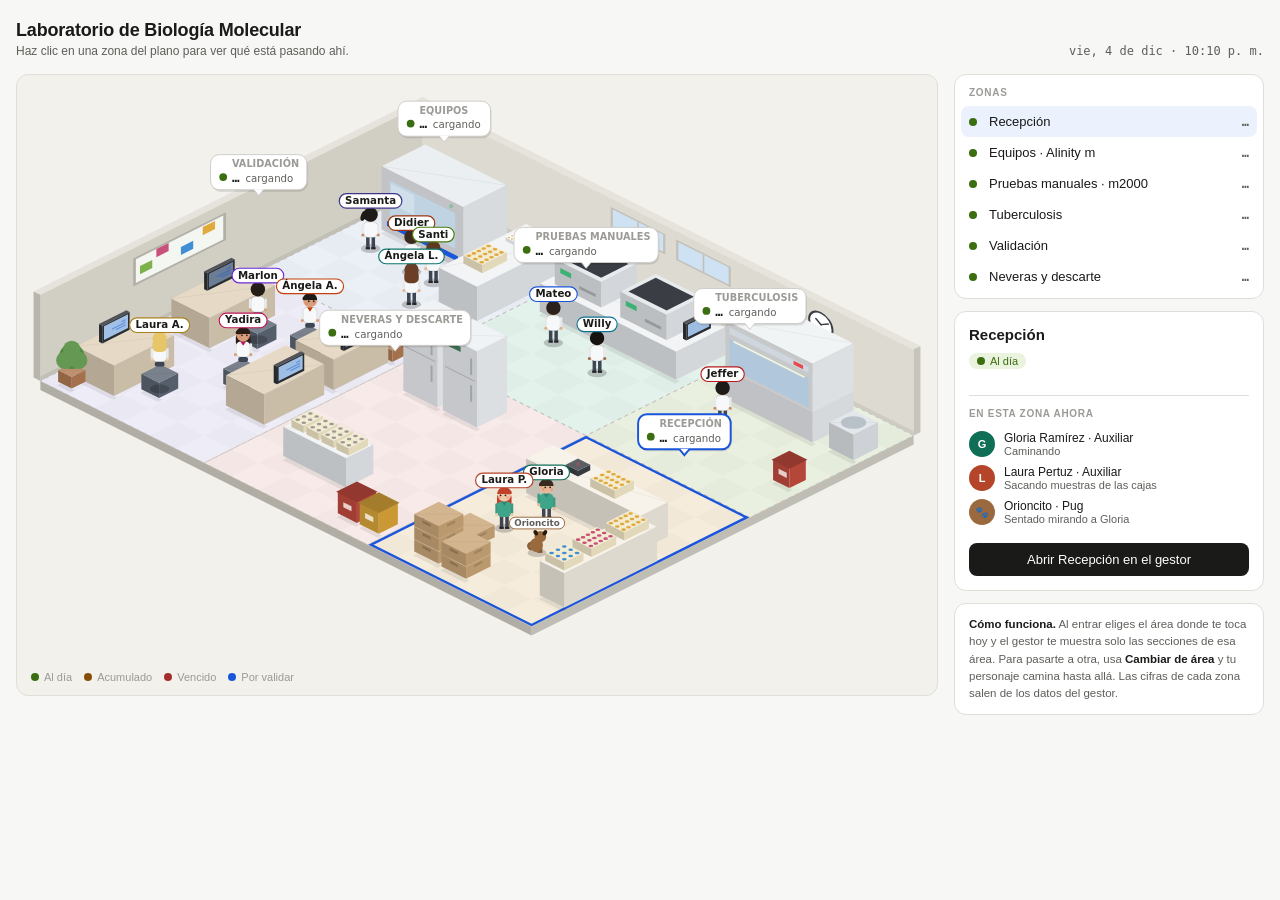
<file: vista-lab.html>
<!doctype html><html lang="es"><head><meta charset="utf-8"><meta name="viewport" content="width=device-width,initial-scale=1"><title>Vista del laboratorio</title>
<script>document.documentElement.setAttribute("data-theme","light")</script>
<style>
/* Layout: plano isométrico del laboratorio a la izquierda, panel de zonas a la derecha (se apila en celular).
   Colores tomados del gestor BioMol Lab para que la vista se pueda integrar sin choques. */
:root{
  --bg:#F7F7F5; --surface:#FFFFFF; --bg2:#EFEFED; --border:#E0DED8; --border2:#CECDCA;
  --text:#1A1A18; --text2:#5F5E5A; --text3:#9B9A96;
  --accent:#1A56DB; --accent-bg:#EBF1FD;
  --green:#3B6D11; --green-bg:#EAF3DE;
  --yellow:#854F0B; --yellow-bg:#FAEEDA;
  --red:#A32D2D; --red-bg:#FCEBEB;
  --purple:#3C3489; --purple-bg:#EEEDFE;
  --teal:#0F6E56; --teal-bg:#E1F5EE;
  --scene:#F2F1EC; --floor:#E9E7E0; --wall:#DDDAD1; --wall2:#D1CEC4;
  --font:'Inter',-apple-system,BlinkMacSystemFont,'Segoe UI',sans-serif;
  --mono:'JetBrains Mono','Fira Code',ui-monospace,monospace;
  --radius:8px; --radius-lg:12px;
}
@media (prefers-color-scheme: dark){
  :root:not([data-theme="light"]){
    --bg:#141413; --surface:#1D1D1B; --bg2:#262624; --border:#33322E; --border2:#45443F;
    --text:#EDECE8; --text2:#ADACA6; --text3:#77766F;
    --accent:#7AA2FF; --accent-bg:#1C2741;
    --green:#94C964; --green-bg:#1E2A15;
    --yellow:#E8B25C; --yellow-bg:#33280F;
    --red:#F08C8C; --red-bg:#3A1C1C;
    --purple:#B4AEF6; --purple-bg:#25233F;
    --teal:#62CDB1; --teal-bg:#122F29;
    --scene:#181816; --floor:#2B2A27; --wall:#3A3934; --wall2:#32312D;
    color-scheme:dark;
  }
}
:root[data-theme="dark"]{
  --bg:#141413; --surface:#1D1D1B; --bg2:#262624; --border:#33322E; --border2:#45443F;
  --text:#EDECE8; --text2:#ADACA6; --text3:#77766F;
  --accent:#7AA2FF; --accent-bg:#1C2741;
  --green:#94C964; --green-bg:#1E2A15;
  --yellow:#E8B25C; --yellow-bg:#33280F;
  --red:#F08C8C; --red-bg:#3A1C1C;
  --purple:#B4AEF6; --purple-bg:#25233F;
  --teal:#62CDB1; --teal-bg:#122F29;
  --scene:#181816; --floor:#2B2A27; --wall:#3A3934; --wall2:#32312D;
  color-scheme:dark;
}
*{box-sizing:border-box}
body{background:var(--bg);color:var(--text);font-family:var(--font);font-size:13px;margin:0}
.wrap{max-width:1320px;margin:0 auto;padding-block:20px 28px;padding-inline:16px;display:grid;grid-template-columns:minmax(0,1fr) 310px;gap:16px;align-items:start}
@media (max-width:920px){.wrap{grid-template-columns:minmax(0,1fr)}}

.head{grid-column:1/-1;display:flex;align-items:flex-end;justify-content:space-between;gap:12px;flex-wrap:wrap}
.head h1{font-size:18px;font-weight:600;margin:0;letter-spacing:-.01em;text-wrap:balance}
.head .sub{font-size:12px;color:var(--text2);margin-top:3px}
.head-right{display:flex;align-items:center;gap:8px;flex-wrap:wrap}
.chip{font-size:11px;font-weight:500;padding:3px 9px;border-radius:999px;border:1px solid var(--border2);color:var(--text2);background:var(--surface);white-space:nowrap}
.chip.sample{border-style:dashed}
.clock{font-family:var(--mono);font-size:12px;color:var(--text2);font-variant-numeric:tabular-nums}

.stage{position:relative;background:var(--scene);border:1px solid var(--border);border-radius:var(--radius-lg);overflow:hidden;min-width:0}
.stage canvas{display:block;width:100%;height:auto;touch-action:manipulation}
.stage-foot{display:flex;gap:12px;flex-wrap:wrap;font-size:11px;color:var(--text3);padding:0 14px 12px}
.stage-foot span{display:inline-flex;align-items:center;gap:5px}
.dot{width:8px;height:8px;border-radius:50%;display:inline-block;flex:none}
.dot.ok{background:var(--green)} .dot.warn{background:var(--yellow)} .dot.crit{background:var(--red)} .dot.info{background:var(--accent)}

.panel{display:flex;flex-direction:column;gap:12px;min-width:0}
.card{background:var(--surface);border:1px solid var(--border);border-radius:var(--radius-lg)}
.card-h{padding:12px 14px 8px;font-size:10px;font-weight:600;color:var(--text3);text-transform:uppercase;letter-spacing:.07em}
.zlist{display:flex;flex-direction:column;padding:0 6px 6px}
.zrow{all:unset;box-sizing:border-box;display:grid;grid-template-columns:10px minmax(0,1fr) auto;align-items:center;gap:10px;padding:8px 8px;border-radius:var(--radius);cursor:pointer}
.zrow:hover{background:var(--bg2)}
.zrow:focus-visible{outline:2px solid var(--accent);outline-offset:-2px}
.zrow.sel{background:var(--accent-bg)}
.zrow .zn{font-size:13px;font-weight:500;color:var(--text);white-space:nowrap;overflow:hidden;text-overflow:ellipsis}
.zrow .zv{font-family:var(--mono);font-size:12px;font-weight:600;color:var(--text2);font-variant-numeric:tabular-nums}

.detail{padding:14px}
.detail h2{font-size:15px;font-weight:600;margin:0 0 2px}
.detail .sect{font-size:11px;color:var(--text3)}
.pill{display:inline-flex;align-items:center;gap:5px;font-size:11px;font-weight:500;padding:2px 8px;border-radius:999px;margin-top:8px}
.pill.ok{background:var(--green-bg);color:var(--green)} .pill.warn{background:var(--yellow-bg);color:var(--yellow)}
.pill.crit{background:var(--red-bg);color:var(--red)} .pill.info{background:var(--accent-bg);color:var(--accent)}
.metrics{margin:12px 0 0;padding:0;display:grid;grid-template-columns:minmax(0,1fr) auto;gap:7px 12px}
.metrics dt{color:var(--text2);font-size:12px}
.metrics dd{margin:0;font-family:var(--mono);font-size:12px;font-weight:600;text-align:right;font-variant-numeric:tabular-nums}
.people{margin-top:14px;padding-top:12px;border-top:1px solid var(--border)}
.people .lbl{font-size:10px;font-weight:600;color:var(--text3);text-transform:uppercase;letter-spacing:.07em;margin-bottom:8px}
.person{display:flex;align-items:center;gap:9px;padding:4px 0}
.av{width:26px;height:26px;border-radius:50%;display:grid;place-items:center;font-size:11px;font-weight:600;color:#fff;flex:none}
.person .pn{font-size:12px;font-weight:500}
.person .pa{font-size:11px;color:var(--text2)}
.empty{font-size:12px;color:var(--text3);font-style:italic}
.go{margin-top:14px;width:100%;padding:9px 12px;border-radius:var(--radius);border:none;background:var(--text);color:var(--surface);font:500 13px var(--font);cursor:pointer}
.go:hover{opacity:.88}
.go:focus-visible{outline:2px solid var(--accent);outline-offset:2px}
.note{font-size:11.5px;line-height:1.5;color:var(--text2);padding:12px 14px}
.note b{color:var(--text);font-weight:600}
.go:disabled{opacity:.45;cursor:default}
.go2{margin-top:8px;width:100%;padding:8px 12px;border-radius:var(--radius);border:1px solid var(--border2);background:var(--surface);color:var(--text2);font:500 12.5px var(--font);cursor:pointer}
.go2:hover{background:var(--bg2);color:var(--text)}
.link{all:unset;display:block;margin-top:10px;font-size:11.5px;color:var(--text3);text-align:center;cursor:pointer;text-decoration:underline;text-underline-offset:2px}
.link:hover{color:var(--text2)}
.secs{margin:12px 0 0;padding:10px 0 0;border-top:1px solid var(--border);list-style:none;display:flex;flex-direction:column;gap:5px}
.secs .lbl{font-size:10px;font-weight:600;color:var(--text3);text-transform:uppercase;letter-spacing:.07em;margin-bottom:2px}
.secs li{font-size:12px;color:var(--text2);display:flex;gap:7px;align-items:center}
.secs li::before{content:'';width:5px;height:5px;border-radius:50%;background:var(--accent);flex:none}
.here{display:inline-block;font-size:10px;font-weight:600;color:var(--accent);background:var(--accent-bg);border-radius:999px;padding:1px 7px;margin-left:6px;vertical-align:2px}
.stage canvas{margin:0 auto}

.toast{position:fixed;left:50%;bottom:24px;transform:translateX(-50%) translateY(20px);background:var(--text);color:var(--surface);font-size:12.5px;padding:9px 14px;border-radius:var(--radius);opacity:0;transition:opacity .2s,transform .2s;pointer-events:none;max-width:calc(100% - 32px);text-align:center}
.toast.on{opacity:1;transform:translateX(-50%) translateY(0)}
@media (prefers-reduced-motion: reduce){.toast{transition:none}}
</style>

<div class="wrap">
  <header class="head">
    <div>
      <h1 id="titulo">Laboratorio de Biología Molecular</h1>
      <div class="sub" id="subtitulo">Haz clic en una zona del plano para ver qué está pasando ahí.</div>
    </div>
    <div class="head-right">
      <span class="clock" id="clock">—</span>
    </div>
  </header>

  <section class="stage" id="stage" aria-label="Plano isométrico del laboratorio">
    <canvas id="cv" role="img" aria-label="Plano del laboratorio con zonas de recepción, extracción, amplificación, tuberculosis, validación y neveras, y personas trabajando en cada una"></canvas>
    <div class="stage-foot">
      <span><i class="dot ok"></i>Al día</span>
      <span><i class="dot warn"></i>Acumulado</span>
      <span><i class="dot crit"></i>Vencido</span>
      <span><i class="dot info"></i>Por validar</span>
    </div>
  </section>

  <aside class="panel">
    <div class="card">
      <div class="card-h">Zonas</div>
      <div class="zlist" id="zlist"></div>
    </div>
    <div class="card detail" id="detail"></div>
    <div class="card note">
      <b>Cómo funciona.</b> Al entrar eliges el área donde te toca hoy y el gestor te muestra solo las secciones de esa área. Para pasarte a otra, usa <b>Cambiar de área</b> y tu personaje camina hasta allá. Las cifras de cada zona salen de los datos del gestor.</div>
  </aside>
</div>
<div class="toast" id="toast" role="status" aria-live="polite"></div>

<script>
(() => {
'use strict';
/* ---------- Geometría isométrica ---------- */
const W = 18, D = 14;           // tamaño del piso en baldosas
const TW = 56, TH = 28, ZU = 26; // ancho/alto de baldosa y unidad de altura en px
const WALL = 3.4;
const MARGIN = 24;
const OX = MARGIN + D * TW / 2;
const OY = 118;
const LW = (W + D) * TW / 2 + MARGIN * 2;
const LH = OY + (W + D) * TH / 2 + 46;

const P = (i, j, z = 0) => ({ x: OX + (i - j) * TW / 2, y: OY + (i + j) * TH / 2 - z * ZU });
const unproject = (x, y) => { const a = (x - OX) / (TW / 2), b = (y - OY) / (TH / 2); return { i: (a + b) / 2, j: (b - a) / 2 }; };

const cv = document.getElementById('cv');
const ctx = cv.getContext('2d');
const stage = document.getElementById('stage');
const reduce = matchMedia('(prefers-reduced-motion: reduce)').matches;

/* ---------- Colores del tema ---------- */
let T = {}, DARK = false;
function readTheme() {
  const cs = getComputedStyle(document.documentElement);
  ['bg','surface','border','border2','text','text2','text3','accent','accent-bg','green','green-bg','yellow','yellow-bg','red','red-bg','purple','purple-bg','teal','teal-bg','scene','floor','wall','wall2']
    .forEach(k => T[k] = cs.getPropertyValue('--' + k).trim());
  const c = hex(T.bg); DARK = (c[0] * .299 + c[1] * .587 + c[2] * .114) < 110;
}
function hex(h) { if (h.startsWith('rgb')) return h.match(/[\d.]+/g).slice(0, 3).map(Number); h = h.replace('#', ''); if (h.length === 3) h = h.split('').map(c => c + c).join(''); const n = parseInt(h, 16); return [n >> 16 & 255, n >> 8 & 255, n & 255]; }
function rgb(a) { return `rgb(${a.map(v => Math.round(Math.max(0, Math.min(255, v)))).join(',')})`; }
function mix(a, b, t) { const A = hex(a), B = hex(b); return rgb(A.map((v, k) => v + (B[k] - v) * t)); }
function shade(h, f) { const A = hex(h); return rgb(A.map(v => f < 0 ? v * (1 + f) : v + (255 - v) * f)); }
function toHex(c) { if (c[0] === '#') return c; const m = c.match(/\d+/g).map(Number); return '#' + m.slice(0, 3).map(v => v.toString(16).padStart(2, '0')).join(''); }
// Objetos del laboratorio: un poco más apagados en modo oscuro para que no deslumbren
const obj = h => DARK ? toHex(shade(h, -0.22)) : h;

/* ---------- Zonas (datos de ejemplo) ---------- */
const ZONES = [
  { id: 'recepcion', name: 'Recepción', seccion: 'Recepción', a: [12, 6, 18, 14], tint: 'yellow', st: 'warn', pin: '427', cap: 'por recibir', pz: 2.2, at: [16.6, 7.0],
    metrics: [['Escaneadas hoy', '182'], ['Pendientes por recibir', '427'], ['Sin ingreso', '6']] },
  { id: 'extraccion', name: 'Equipos · Alinity m', seccion: 'Reprocesos', a: [0, 0, 6, 6], tint: 'accent', st: 'ok', pin: '72/96', cap: 'matrícula #48', pz: 3.3, at: [1.8, 1.0],
    metrics: [['Matrícula en montaje', '#48 · VPH'], ['Posiciones ocupadas', '72 de 96'], ['Montadas hoy', '2']] },
  { id: 'amplificacion', name: 'Pruebas manuales · m2000', seccion: 'Matrículas', a: [6, 0, 12, 6], tint: 'teal', st: 'ok', pin: '38 min', cap: 'para terminar', pz: 3.2,
    metrics: [['Corrida actual', 'VIH carga viral'], ['Termina', '5:48 p. m.'], ['Reprocesos activos', '12']] },
  { id: 'tb', name: 'Tuberculosis', seccion: 'Corridas TB', a: [12, 0, 18, 6], tint: 'green', st: 'crit', pin: '2', cap: 'con más de 3 días', pz: 4.0,
    metrics: [['Esperando corrida', '9'], ['Más de 3 días hábiles', '2'], ['Última corrida', 'lun. 5 oct.']] },
  { id: 'validacion', name: 'Validación', seccion: 'Todas las muestras', a: [0, 6, 6, 14], tint: 'purple', st: 'info', pin: '86', cap: 'sin validar', pz: 3.3, at: [0.4, 6.4],
    metrics: [['Sin validar', '86'], ['Validadas hoy', '214'], ['Oportunidad VPH', '1,1 días háb.']] },
  { id: 'descarte', name: 'Neveras y descarte', seccion: 'Descarte', a: [6, 6, 12, 14], tint: 'red', st: 'ok', pin: '4', cap: 'gradillas a descarte', pz: 3.8,
    metrics: [['Gradillas para descartar', '4'], ['Muestras en nevera', '312'], ['Último descarte', 'vie. 2 oct.']] },
];
// Mientras el gestor carga, las cifras quedan en espera
ZONES.forEach(z => { z.pin = '…'; z.cap = 'cargando'; z.metrics = []; z.secciones = []; z.st = 'ok'; });
// Caminos de cada zona: desde el pasillo (j = 5,2) hasta el puesto de trabajo, esquivando muebles
const RUTAS = {
  recepcion:     [[12.5, 5.2], [12.5, 10.5], [15.2, 10.6]],
  extraccion:    [[3.0, 5.2], [3.0, 4.2]],
  amplificacion: [[9.0, 5.2], [9.0, 3.8]],
  tb:            [[14.8, 5.2], [14.8, 3.8]],
  validacion:    [[4.0, 5.2], [4.0, 10.0]],
  descarte:      [[10.5, 5.2], [10.5, 9.6]],
};
const PUERTA = [18.8, 5.2];
let CIERRE = null;   // {cerradas, total} — la puerta es el cierre de turno
const spotOf = id => RUTAS[id][RUTAS[id].length - 1];
const zoneAt = (i, j) => ZONES.find(z => i >= z.a[0] && i < z.a[2] && j >= z.a[1] && j < z.a[3]) || null;
const stColor = s => ({ ok: T.green, warn: T.yellow, crit: T.red, info: T.accent })[s];

/* ---------- Muebles y equipos ---------- */
const boxes = [];
function B(i, j, z, w, d, h, c, extra = {}) { const b = { i, j, z, w, d, h, c, ...extra }; b.depth = b.depth ?? (i + w / 2 + j + d / 2); boxes.push(b); return b; }
function on(parent, b, k = 1) { b.depth = parent.depth + 0.02 * k; return b; }

// Recepción
const counter = B(13, 8.2, 0, 4.2, 1, 1.35, '#EFE9DD', { top: '#F7F3EA' });
on(counter, B(14.15, 8.45, 1.35, .45, .45, .22, '#3A3D44', { led: '#E5484D' }), 1);
on(counter, B(15.2, 8.35, 1.35, .9, .7, .32, '#F3E9C9', { tubes: '#E0A93B' }), 2);
const side = B(17, 9.3, 0, .9, 3.4, 1.35, '#EFE9DD', { top: '#F7F3EA' });
on(side, B(17.1, 9.5, 1.35, .7, .9, .32, '#F3E9C9', { tubes: '#E0A93B' }), 1);
on(side, B(17.1, 10.7, 1.35, .7, .9, .32, '#F3E9C9', { tubes: '#C8507A' }), 2);
on(side, B(17.1, 11.9, 1.35, .7, .7, .32, '#F3E9C9', { tubes: '#3F8FD4' }), 3);
// Cajas de muestras por recibir (la pila crece con los pendientes)
const crates = [];
[[13.1, 12.5, 3], [14.15, 12.55, 2], [13.15, 11.4, 1]].forEach(([i, j, n]) => {
  let base = null;
  for (let k = 0; k < n; k++) { const b = B(i, j, k * .5, .9, .9, .48, '#C9A577', { crate: true }); if (base) on(base, b, k); else base = b; crates.push(b); }
});
// Equipos: Alinity m
B(0.7, 0.6, 0, 3, 1.6, 2.5, '#E8EBEE', { sp: true });
const bench = B(4.4, 0.6, 0, 1.4, 3.2, 1.35, '#E4E7EA', { top: '#F2F4F6' });
on(bench, B(4.65, 1.0, 1.35, .9, .6, .14, '#FFFFFF', { plate: true }), 1);
on(bench, B(4.7, 2.3, 1.35, .7, .9, .32, '#F3E9C9', { tubes: '#E0A93B' }), 2);
// Pruebas manuales: m2000
const rtBench = B(6.6, 0.5, 0, 5, 1.8, 1.1, '#E4E7EA', { top: '#F2F4F6' });
on(rtBench, B(6.9, 0.75, 1.1, 1.7, 1.3, 1.0, '#E3E6EA', { rt: true }), 1);
on(rtBench, B(9.3, 0.75, 1.1, 1.7, 1.3, 1.0, '#E3E6EA', { rt: true }), 2);
on(rtBench, B(11.25, 0.8, 1.1, .12, .9, .65, '#2D3036', { screen: true }), 3);
// Tuberculosis
const cabBase = B(13.2, 0.6, 0, 3.2, 1.5, 1.2, '#E6E9EC');
on(cabBase, B(13.2, 0.6, 1.2, 3.2, 1.5, 1.9, '#EEF1F3', { hood: true }), 1);
const cent = B(16.9, 1.1, 0, .9, .9, 1.0, '#DDE1E5', { centri: true });
B(17.05, 3.6, 0, .6, .6, .8, '#C24B3E', { bin: true });
// Validación
const desk1 = B(0.5, 7.3, 0, 1.4, 2.4, 1.2, '#D9CBB4', { top: '#E6DAC6' });
on(desk1, B(0.75, 7.75, 1.2, .12, 1.0, .7, '#2D3036', { screen: true, typing: 'Mateo' }), 1);
B(2.15, 8.15, 0, .65, .7, .6, '#5B6573', { chair: true });
const desk2 = B(0.5, 11.0, 0, 1.4, 2.2, 1.2, '#D9CBB4', { top: '#E6DAC6' });
on(desk2, B(0.75, 11.6, 1.2, .12, 1.0, .7, '#2D3036', { screen: true, typing: 'Mateo2' }), 1);
B(2.15, 11.75, 0, .65, .7, .6, '#5B6573', { chair: true });
const desk3 = B(4.3, 9.3, 0, 1.4, 2.2, 1.2, '#D9CBB4', { top: '#E6DAC6' });
on(desk3, B(5.45, 9.9, 1.2, .12, 1.0, .7, '#2D3036', { screen: true, typing: 'Val3' }), 1);
B(3.45, 10.05, 0, .65, .7, .6, '#5B6573', { chair: true });
const desk4 = B(4.3, 6.95, 0, 1.4, 2.0, 1.2, '#D9CBB4', { top: '#E6DAC6' });
on(desk4, B(5.45, 7.45, 1.2, .12, 1.0, .7, '#2D3036', { screen: true, typing: 'Val4' }), 1);
B(3.45, 7.6, 0, .65, .7, .6, '#5B6573', { chair: true });
B(0.35, 13.2, 0, .5, .5, .45, '#B07A52', { plant: true });
B(5.25, 6.35, 0, .5, .5, .45, '#B07A52', { plant: true });
// Neveras y descarte
B(7.0, 6.6, 0, 1.25, 1.1, 3.0, '#EDF0F3', { fridge: true });
B(8.45, 6.6, 0, 1.25, 1.1, 3.0, '#EDF0F3', { fridge: true });
const dBench = B(7.2, 11.3, 0, 2.3, 1, 1.15, '#E4E7EA', { top: '#F2F4F6' });
for (let k = 0; k < 4; k++) on(dBench, B(7.35 + k * .55, 11.45, 1.15, .45, .7, .28, '#F3E9C9', { tubes: '#9B9A96' }), k + 1);
B(10.3, 12.7, 0, .7, .7, .85, '#C24B3E', { bin: true });
B(11.1, 12.7, 0, .7, .7, .85, '#D9A53A', { bin: true });

/* ---------- Personas (datos de ejemplo) ---------- */
// match: palabras que deben estar en el nombre del usuario del gestor para reconocerlo
const PEOPLE = [
  { name: 'Gloria', full: 'Gloria Ramírez', match: ['gloria'], role: 'Auxiliar', color: '#0F6E56', coat: '#3FA58A', hair: '#3B2A20', style: 'bun', skin: '#E8B996',
    plan: [
      { to: [14.35, 9.9], wait: 6, face: [14.35, 8.6], act: 'scan', label: 'Escaneando muestras' },
      { to: [15.9, 9.9], wait: 5, face: [15.6, 8.6], act: 'scan', label: 'Escaneando muestras' },
      { to: [16.3, 11.0], wait: 3, face: [17.5, 11.0], label: 'Ordenando gradillas' },
      { to: [14.7, 11.7], wait: 3, face: [13.6, 12.9], label: 'Revisando cajas por recibir' },
      { to: [12.6, 7.2], wait: 3, face: [14, 8.6], via: [[12.6, 10.5]], label: 'Huyéndole a Orioncito' },
      { to: [15.2, 10.6], wait: 4, face: [15.2, 8.6], via: [[12.6, 10.5]], act: 'scan', label: 'Escaneando muestras' },
    ] },
  { name: 'Laura P.', full: 'Laura Pertuz', match: ['laura', 'pertuz'], role: 'Auxiliar', color: '#B4452A', coat: '#3FA58A', hair: '#C2412B', style: 'long', skin: '#F0C9A8',
    plan: [
      { to: [13.9, 10.9], wait: 4, face: [13.6, 12.9], label: 'Sacando muestras de las cajas' },
      { to: [6.4, 2.6], wait: 5, face: [5.2, 2.6], carry: true, via: [[12.5, 10.5], [12.5, 5.2]], label: 'Entregando gradilla en extracción' },
      { to: [7.7, 3.3], wait: 3, face: [7.7, 1.5], label: 'Revisando el m2000rt' },
      { to: [13.9, 10.9], wait: 3, face: [13.6, 12.9], via: [[12.5, 5.2], [12.5, 10.5]], label: 'Volviendo a recepción' },
    ] },
  { name: 'Laura A.', full: 'Laura Álvarez', match: ['laura', 'alvarez'], role: 'Bacterióloga', color: '#A8811F', coat: '#F7F8FA', hair: '#E7C66A', style: 'long', skin: '#F1CDB0',
    plan: [
      { to: [2.47, 12.1], wait: 12, face: [1, 12.1], sit: true, act: 'type', label: 'Validando carga viral de VIH' },
      { to: [14.8, 3.8], wait: 6, face: [14.8, 1.8], via: [[4.0, 10.0], [4.0, 5.2], [14.8, 5.2]], label: 'Revisando la corrida de TB' },
      { to: [2.47, 12.1], wait: 10, face: [1, 12.1], sit: true, act: 'type', via: [[14.8, 5.2], [4.0, 5.2], [4.0, 10.0]], label: 'Validando TB' },
    ] },
  { name: 'Mateo', full: 'Mateo Morales', match: ['mateo'], role: 'Bacteriólogo', color: '#1A56DB', coat: '#F7F8FA', hair: '#2A211C', style: 'short', skin: '#E2AE88',
    plan: [
      { to: [8.0, 3.2], wait: 6, face: [8.0, 1.6], label: 'Montando matrícula de HLA-B27' },
      { to: [10.3, 3.2], wait: 5, face: [10.3, 1.6], label: 'Revisando la corrida en el m2000' },
      { to: [8.6, 4.4], wait: 3, face: [8.6, 1.6], label: 'Organizando placas' },
    ] },
  { name: 'Willy', full: 'Willington', match: ['willington'], role: 'Bacteriólogo', color: '#0E7490', coat: '#F7F8FA', hair: '#151210', style: 'short', skin: '#9C6B4A',
    plan: [
      { to: [9.9, 3.5], wait: 6, face: [9.9, 1.6], label: 'Montando matrícula de MTHFR' },
      { to: [11.0, 3.0], wait: 5, face: [11.6, 1.2], label: 'Analizando curvas en el m2000' },
      { to: [7.4, 3.4], wait: 4, face: [7.4, 1.6], label: 'Cargando el m2000' },
    ] },
  { name: 'Samanta', full: 'Samanta', match: ['samanta'], role: 'Bacterióloga', color: '#3C3489', coat: '#F7F8FA', hair: '#1E1A18', style: 'pony', skin: '#C98F6B',
    plan: [
      { to: [1.2, 3.1], wait: 7, face: [1.2, 1.8], act: 'led', label: 'Cargando el Alinity m' },
      { to: [2.2, 4.9], wait: 4, face: [2.2, 2.2], label: 'Revisando resultados del Alinity m' },
      { to: [5.1, 4.5], wait: 5, face: [5.1, 3.2], label: 'Revisando reprocesos' },
    ] },
  { name: 'Ángela L.', full: 'Ángela López', match: ['angela', 'lopez'], role: 'Bacterióloga', color: '#0F766E', coat: '#F7F8FA', hair: '#6B3E26', style: 'long', skin: '#E8B996',
    plan: [
      { to: [4.0, 4.4], wait: 6, face: [5.0, 3.2], label: 'Preparando muestras para el Alinity m' },
      { to: [2.0, 3.2], wait: 5, face: [2.0, 1.8], act: 'led', label: 'Cargando racks en el Alinity m' },
      { to: [0.9, 4.6], wait: 4, face: [0.9, 2.2], label: 'Descargando racks' },
    ] },
  { name: 'Didier', full: 'Didier', match: ['didier'], role: 'Bacteriólogo', color: '#9A3412', coat: '#F7F8FA', hair: '#3A2A20', style: 'short', skin: '#D49A73',
    plan: [
      { to: [2.8, 3.2], wait: 6, face: [2.8, 1.8], act: 'led', label: 'Cargando racks en el Alinity m' },
      { to: [4.0, 5.3], wait: 4, face: [4.0, 2.2], label: 'Revisando el estado del Alinity m' },
      { to: [5.2, 4.2], wait: 5, face: [5.2, 3.2], label: 'Preparando muestras' },
    ] },
  { name: 'Santi', full: 'Santiago', match: ['santiago'], role: 'Bacteriólogo', color: '#4D7C0F', coat: '#F7F8FA', hair: '#5A3B22', style: 'short', skin: '#E8B996',
    plan: [
      { to: [3.6, 3.2], wait: 6, face: [3.6, 1.8], label: 'Cambiando reactivos del Alinity m' },
      { to: [1.6, 5.2], wait: 4, face: [1.6, 2.2], label: 'Revisando el control de calidad' },
      { to: [4.6, 4.9], wait: 5, face: [5.0, 3.2], label: 'Montando reprocesos' },
    ] },
  { name: 'Jeffer', full: 'Jefferson', match: ['jefferson'], role: 'Bacteriólogo', color: '#B91C1C', coat: '#F7F8FA', hair: '#1E1A18', style: 'short', skin: '#C98F6B',
    plan: [
      { to: [14.0, 3.0], wait: 7, face: [14.0, 1.8], label: 'Procesando muestras en la cabina' },
      { to: [16.4, 2.6], wait: 4, face: [17.3, 1.6], label: 'Centrifugando' },
      { to: [15.4, 3.2], wait: 6, face: [15.4, 1.8], label: 'Montando la corrida de TB' },
    ] },
  { name: 'Marlon', full: 'Marlon', match: ['marlon'], role: 'Bacteriólogo', color: '#6D28D9', coat: '#F7F8FA', hair: '#241C17', style: 'short', skin: '#D9A07C',
    plan: [
      { to: [2.47, 8.5], wait: 14, face: [1, 8.5], sit: true, act: 'type', label: 'Validando resultados de VPH' },
      { to: [3.2, 10.0], wait: 3, face: [5.3, 13.0], label: 'Estirando las piernas' },
      { to: [2.47, 8.5], wait: 10, face: [1, 8.5], sit: true, act: 'type', label: 'Importando validados' },
    ] },
  { name: 'Ángela A.', full: 'Ángela Arévalo', match: ['angela', 'arevalo'], role: 'Bacterióloga', color: '#C2410C', coat: '#F7F8FA', hair: '#1E1A18', style: 'bun', skin: '#D9A07C',
    plan: [
      { to: [3.83, 7.95], wait: 13, face: [5.6, 7.95], sit: true, act: 'type', label: 'Validando pruebas manuales' },
      { to: [7.6, 8.1], wait: 4, face: [7.6, 7.0], via: [[3.6, 6.2], [6.4, 6.2]], label: 'Revisando la nevera' },
      { to: [3.83, 7.95], wait: 10, face: [5.6, 7.95], sit: true, act: 'type', via: [[6.4, 6.2], [3.6, 6.2]], label: 'Validando carga viral' },
    ] },
  { name: 'Yadira', full: 'Yadira', match: ['yadira'], role: 'Bacterióloga', color: '#BE185D', coat: '#F7F8FA', hair: '#2B1B14', style: 'long', skin: '#D9A07C',
    plan: [
      { to: [3.83, 10.4], wait: 13, face: [5.6, 10.4], sit: true, act: 'type', label: 'Validando carga viral de VHB' },
      { to: [9.6, 7.8], wait: 4, face: [8.4, 6.8], via: [[4.4, 12.6], [7.0, 12.6], [7.0, 8.2]], label: 'Buscando una muestra en la nevera' },
      { to: [3.83, 10.4], wait: 10, face: [5.6, 10.4], sit: true, act: 'type', via: [[7.0, 8.2], [7.0, 12.6], [4.4, 12.6]], label: 'Validando VPH' },
    ] },
];
const norm = s => String(s || '').normalize('NFD').replace(/[̀-ͯ]/g, '').toLowerCase();
const esPersona = (p, nombre) => { const n = norm(nombre); return p.match.every(w => n.includes(w)); };
PEOPLE.forEach((p, k) => {
  p.seed = k * 1.7; p.k = 0;
  const s = p.plan[0]; p.i = s.to[0]; p.j = s.to[1]; p.route = []; p.moving = false;
  p.wait = reduce ? Infinity : 1 + k * 1.3; arrive(p, s);
});
const AMBIENTE = PEOPLE.slice();

/* ---------- Tu personaje ---------- */
const ME = { isMe: true, name: 'Tú', tag: 'Tú', role: '', color: '#B4236A', coat: '#F7F8FA', hair: '#2A211C', style: 'short', skin: '#D9A07C',
  seed: 9.1, i: PUERTA[0], j: PUERTA[1], route: [], moving: false, sit: false, act: null, carry: false, back: true, flip: -1, plan: [], match: [] };
let usuarioActual = null;
function configurarUsuario(nombre, rol) {
  if (!nombre || nombre === usuarioActual) return;
  usuarioActual = nombre;
  const primero = nombre.split(' ')[0];
  const igual = AMBIENTE.find(p => esPersona(p, nombre));
  PEOPLE.length = 0; AMBIENTE.filter(p => p !== igual).forEach(p => PEOPLE.push(p));
  const aux = /aux/i.test(rol || '');
  if (igual) Object.assign(ME, { color: igual.color, coat: igual.coat, hair: igual.hair, style: igual.style, skin: igual.skin, match: igual.match });
  else Object.assign(ME, { color: '#B4236A', coat: aux ? '#3FA58A' : '#F7F8FA', hair: '#2A211C', style: 'short', skin: '#D9A07C', match: [] });
  ME.tag = 'Tú · ' + (igual ? igual.name : primero);
  ME.role = igual ? igual.role : (aux ? 'Auxiliar' : 'Bacteriólogo/a');
  reiniciarPug();
}
function ponerEn(id) {
  const s = id ? spotOf(id) : PUERTA;
  ME.i = s[0]; ME.j = s[1]; ME.route = []; ME.moving = false;
  if (id) { const [i0, j0, i1, j1] = ZONES.find(z => z.id === id).a; setFacing(ME, (i0 + i1) / 2 - ME.i, (j0 + j1) / 2 - ME.j); }
  else setFacing(ME, -1, 0);
}
function arrive(p, s) { p.sit = !!s.sit; p.act = s.act || null; p.label = s.label; p.carry = false; setFacing(p, s.face[0] - p.i, s.face[1] - p.j); }
function setFacing(p, di, dj) { const dx = (di - dj), dy = (di + dj); p.back = dy < -0.01; p.flip = dx >= 0 ? 1 : -1; }

/* ---------- Orioncito, el pug de Gloria ----------
   Sigue a Gloria por el mismo camino que ella recorre (migas de pan), así no
   atraviesa muebles. Si Gloria es quien entra al gestor, persigue a "Tú". */
const PUG = { name: 'Orioncito', role: 'Pug', isPug: true, i: 15.4, j: 11.2, trail: [], moving: false, sit: true, back: false, flip: 1, seed: 4.2, last: null, label: 'Persiguiendo a Gloria' };
const PUG_LAG = 9;   // migas de distancia (~0,7 baldosas detrás)
function objetivoPug() {
  if (ME.match && ME.match.includes('gloria') && modo !== 'libre') return ME;
  return PEOPLE.find(p => p.match.includes('gloria')) || null;
}
function reiniciarPug() {
  const g = objetivoPug(); PUG.trail = []; PUG.last = null;
  if (g) { PUG.i = g.i + .7; PUG.j = g.j + .5; }
}
function updatePug(dt) {
  const g = objetivoPug(); if (!g) return;
  const salto = PUG.last ? Math.hypot(g.i - PUG.last[0], g.j - PUG.last[1]) : 0;
  if (salto > 1.5) { PUG.trail = []; PUG.i = g.i + .6; PUG.j = g.j + .5; }   // Gloria apareció en otro lado
  PUG.last = [g.i, g.j];
  const ult = PUG.trail[PUG.trail.length - 1];
  if (!ult || Math.hypot(g.i - ult[0], g.j - ult[1]) > .08) PUG.trail.push([g.i, g.j]);
  if (PUG.trail.length > 400) PUG.trail.splice(0, PUG.trail.length - 400);
  if (PUG.trail.length > PUG_LAG) {
    const [ti, tj] = PUG.trail[0], di = ti - PUG.i, dj = tj - PUG.j, dist = Math.hypot(di, dj);
    const step = (PUG.trail.length > PUG_LAG + 12 ? 6.5 : 2.3) * dt;   // si se queda atrás, corre
    PUG.moving = true; PUG.sit = false; setFacing(PUG, di, dj);
    if (dist <= step) { PUG.i = ti; PUG.j = tj; PUG.trail.shift(); }
    else { PUG.i += di / dist * step; PUG.j += dj / dist * step; }
    PUG.label = 'Persiguiendo a ' + (g.isMe ? 'ti' : 'Gloria');
  } else {
    PUG.moving = false; PUG.sit = true; setFacing(PUG, g.i - PUG.i, g.j - PUG.j);
    PUG.label = 'Sentado mirando a ' + (g.isMe ? 'ti' : 'Gloria');
  }
}
function drawPug(d, t) {
  const F = P(d.i, d.j, 0), x = F.x, fl = d.flip, ph = t * 16 + d.seed;
  const run = d.moving && !reduce;
  const y = F.y - (run ? Math.abs(Math.sin(ph)) * 1.8 : 0);
  const fawn = '#9A6A3E', mask = '#2A1A10', K = 1.3;   // marrón   // un poco más grande que a escala real, para que se vea
  ctx.save(); ctx.translate(x, F.y); ctx.scale(K, K); ctx.translate(-x, -F.y);
  ctx.fillStyle = 'rgba(0,0,0,.18)'; ctx.beginPath(); ctx.ellipse(x, F.y, 7.5, 3.2, 0, 0, 7); ctx.fill();
  // cola enroscada (atrás)
  const tx = x - fl * (d.sit ? 4.5 : 6.6), ty = y - (d.sit ? 5.5 : 9.5), wag = reduce ? 0 : Math.sin(t * (run ? 18 : 9)) * .7;
  ctx.strokeStyle = shade(fawn, -.12); ctx.lineWidth = 2.2; ctx.beginPath(); ctx.arc(tx, ty, 2.3, wag, Math.PI * 1.65 + wag); ctx.stroke(); ctx.lineWidth = 1;
  // patas
  ctx.fillStyle = shade(fawn, -.18);
  if (!d.sit) {
    const s = run ? Math.sin(ph) * 1.7 : 0;
    [[-5, s], [-2.2, -s], [2, s], [4.6, -s]].forEach(([dx, o]) => ctx.fillRect(x + dx * fl - .9, y - 4.5, 1.9, 4.5 - Math.max(0, o)));
  } else { ctx.fillRect(x + fl * 1.2 - .9, y - 4, 1.9, 4); ctx.fillRect(x + fl * 3.2 - .9, y - 4, 1.9, 4); }
  // cuerpo
  ctx.fillStyle = fawn; ctx.beginPath();
  if (d.sit) ctx.ellipse(x - fl * .5, y - 6.2, 5.2, 5.6, 0, 0, 7); else ctx.ellipse(x, y - 7, 7.2, 4.4, 0, 0, 7);
  ctx.fill();
  // cabeza
  const hx = x + fl * (d.sit ? 2.6 : 6.2), hy = y - (d.sit ? 12.8 : 11);
  ctx.fillStyle = fawn; ctx.beginPath(); ctx.arc(hx, hy, 4.6, 0, 7); ctx.fill();
  ctx.fillStyle = mask; ctx.beginPath(); ctx.ellipse(hx - 3.6, hy - 3.1, 1.6, 2.3, -.5, 0, 7); ctx.ellipse(hx + 3.6, hy - 3.1, 1.6, 2.3, .5, 0, 7); ctx.fill();
  if (!d.back) {
    ctx.fillStyle = mask; ctx.beginPath(); ctx.ellipse(hx + fl * 1.5, hy + 1.5, 2.8, 2.1, 0, 0, 7); ctx.fill();
    ctx.fillStyle = '#111'; ctx.beginPath(); ctx.arc(hx - 1.6 + fl * 1.1, hy - 1.1, 1, 0, 7); ctx.arc(hx + 1.6 + fl * 1.1, hy - 1.1, 1, 0, 7); ctx.fill();
    if (run) { ctx.fillStyle = '#E5737F'; ctx.fillRect(hx + fl * 1.5 - .8, hy + 3, 1.6, 2); }
  }
  ctx.restore();
  const topY = F.y - (F.y - hy) * K;
  labels.push(() => {
    ctx.font = '600 9px Inter, system-ui, sans-serif';
    const tw = ctx.measureText(d.name).width + 10, ny = topY - 20;
    rr(x - tw / 2, ny, tw, 12, 6); ctx.fillStyle = T.surface; ctx.fill(); ctx.strokeStyle = '#9A6A3E'; ctx.lineWidth = 1; ctx.stroke();
    ctx.fillStyle = T.text2; ctx.textAlign = 'center'; ctx.textBaseline = 'middle'; ctx.fillText(d.name, x, ny + 6.3);
  });
}

/* ---------- Estado de interacción ---------- */
let selected = 'recepcion', hover = null, pinRects = [];
let modo = 'libre';      // 'entrada' (recién entra al gestor) · 'cambio' (se pasa de área) · 'libre' (vista suelta)
let actual = null;       // área donde está la persona
let busy = false;        // tu personaje va caminando
let listo = false;       // el gestor ya mandó las cifras
const enIframe = window.parent !== window;
const avisar = msg => { if (enIframe) window.parent.postMessage(msg, '*'); };
const labels = [];

/* ---------- Dibujo ---------- */
function poly(pts, fill, stroke) { ctx.beginPath(); pts.forEach((p, k) => k ? ctx.lineTo(p.x, p.y) : ctx.moveTo(p.x, p.y)); ctx.closePath(); if (fill) { ctx.fillStyle = fill; ctx.fill(); } if (stroke) { ctx.strokeStyle = stroke; ctx.stroke(); } }
function rr(x, y, w, h, r) { ctx.beginPath(); ctx.roundRect ? ctx.roundRect(x, y, w, h, r) : ctx.rect(x, y, w, h); }

function drawFloor() {
  for (let i = 0; i < W; i++) for (let j = 0; j < D; j++) {
    const z = zoneAt(i + .5, j + .5);
    let c = z ? mix(T.floor, T[z.tint + '-bg'], DARK ? .55 : .75) : T.floor;
    if ((i + j) % 2) c = shade(toHex(c), DARK ? .025 : -.018);
    if (z && hover === z.id) c = shade(toHex(c), DARK ? .06 : .35);
    poly([P(i, j), P(i + 1, j), P(i + 1, j + 1), P(i, j + 1)], c);
  }
  // borde inferior del piso (grosor)
  const th = .35;
  poly([P(W, 0), P(W, D), P(W, D, -th), P(W, 0, -th)], shade(toHex(T.wall2), -.08));
  poly([P(0, D), P(W, D), P(W, D, -th), P(0, D, -th)], shade(toHex(T.wall2), -.16));
  // contornos de zonas
  ctx.lineWidth = 1; ctx.setLineDash([4, 4]);
  ZONES.forEach(z => { const [i0, j0, i1, j1] = z.a; poly([P(i0, j0), P(i1, j0), P(i1, j1), P(i0, j1)], null, mix(T.floor, T.text3, .45)); });
  ctx.setLineDash([]);
  const s = ZONES.find(z => z.id === selected);
  if (s) { const [i0, j0, i1, j1] = s.a; ctx.lineWidth = 2.5; poly([P(i0 + .06, j0 + .06), P(i1 - .06, j0 + .06), P(i1 - .06, j1 - .06), P(i0 + .06, j1 - .06)], null, T.accent); ctx.lineWidth = 1; }
}

function drawWalls() {
  // pared del fondo derecho (plano j=0) y pared del fondo izquierdo (plano i=0)
  const w1 = T.wall, w2 = T.wall2, t = .25;
  poly([P(0, 0), P(W, 0), P(W, 0, WALL), P(0, 0, WALL)], w1);
  poly([P(0, 0), P(0, D), P(0, D, WALL), P(0, 0, WALL)], w2);
  // canto superior
  poly([P(-t, -t, WALL), P(W, -t, WALL), P(W, 0, WALL), P(0, 0, WALL), P(0, D, WALL), P(-t, D, WALL)], shade(toHex(w1), DARK ? .08 : .25));
  poly([P(W, -t, WALL), P(W, 0, WALL), P(W, 0, 0), P(W, -t, 0)], shade(toHex(w1), -.1));
  poly([P(-t, D, WALL), P(0, D, WALL), P(0, D, 0), P(-t, D, 0)], shade(toHex(w2), -.12));
  // zócalo
  poly([P(0, 0), P(W, 0), P(W, 0, .18), P(0, 0, .18)], shade(toHex(w1), -.07));
  poly([P(0, 0), P(0, D), P(0, D, .18), P(0, 0, .18)], shade(toHex(w2), -.07));
  // ventanas en la pared derecha
  const sky = DARK ? '#1F2C3D' : '#CFE2F3', frame = shade(toHex(w1), -.12);
  [[6.9, 8.9], [9.3, 11.3]].forEach(([a, b]) => {
    poly([P(a, 0, 2.25), P(b, 0, 2.25), P(b, 0, 3.05), P(a, 0, 3.05)], frame);
    poly([P(a + .08, 0, 2.31), P(b - .08, 0, 2.31), P(b - .08, 0, 2.99), P(a + .08, 0, 2.99)], sky);
    poly([P((a + b) / 2 - .03, 0, 2.31), P((a + b) / 2 + .03, 0, 2.31), P((a + b) / 2 + .03, 0, 2.99), P((a + b) / 2 - .03, 0, 2.99)], frame);
  });
  // tablero en la pared izquierda (validación)
  poly([P(0, 7.2, 1.9), P(0, 10.6, 1.9), P(0, 10.6, 3.0), P(0, 7.2, 3.0)], shade(toHex(w2), -.15));
  poly([P(0, 7.3, 1.98), P(0, 10.5, 1.98), P(0, 10.5, 2.92), P(0, 7.3, 2.92)], DARK ? '#2E3330' : '#F4F6F2');
  [['#E0A93B', 7.6, 2.55], ['#3F8FD4', 8.4, 2.2], ['#C8507A', 9.3, 2.6], ['#7DB14A', 9.9, 2.25]].forEach(([c, j, z]) =>
    poly([P(0, j, z), P(0, j + .45, z), P(0, j + .45, z + .32), P(0, j, z + .32)], obj(c)));
  // reloj (hora real) en la pared derecha
  drawWallClock(14.6, 2.55);
}

function drawWallClock(i, z) {
  const c = P(i, 0, z); const now = new Date();
  ctx.save(); ctx.translate(c.x, c.y); ctx.transform(1, .5, 0, 1, 0, 0); // plano j=0
  ctx.beginPath(); ctx.arc(0, 0, 12, 0, Math.PI * 2); ctx.fillStyle = DARK ? '#2A2D31' : '#FFFFFF'; ctx.fill();
  ctx.lineWidth = 2; ctx.strokeStyle = DARK ? '#55585E' : '#3A3D44'; ctx.stroke();
  const hA = ((now.getHours() % 12) + now.getMinutes() / 60) / 12 * Math.PI * 2, mA = now.getMinutes() / 60 * Math.PI * 2;
  ctx.lineCap = 'round';
  ctx.beginPath(); ctx.moveTo(0, 0); ctx.lineTo(Math.sin(hA) * 6, -Math.cos(hA) * 6); ctx.lineWidth = 2; ctx.stroke();
  ctx.beginPath(); ctx.moveTo(0, 0); ctx.lineTo(Math.sin(mA) * 9, -Math.cos(mA) * 9); ctx.lineWidth = 1.3; ctx.stroke();
  ctx.restore();
}

function faceJ(b, u0, u1, v0, v1, fill) { const jj = b.j + b.d; poly([P(b.i + u0, jj, b.z + v0), P(b.i + u1, jj, b.z + v0), P(b.i + u1, jj, b.z + v1), P(b.i + u0, jj, b.z + v1)], fill); }
function faceI(b, u0, u1, v0, v1, fill) { const ii = b.i + b.w; poly([P(ii, b.j + u0, b.z + v0), P(ii, b.j + u1, b.z + v0), P(ii, b.j + u1, b.z + v1), P(ii, b.j + u0, b.z + v1)], fill); }

function drawBox(b, t) {
  const { i, j, z, w, d, h } = b, base = obj(b.c);
  const top = b.top ? obj(b.top) : shade(base, .18);
  const fI = shade(base, -.07), fJ = shade(base, -.17);
  // sombra suave sobre el piso
  if (z === 0) poly([P(i + .12, j + d), P(i + w + .12, j + d), P(i + w + .12, j + d + .16), P(i + .12, j + d + .16)], 'rgba(0,0,0,.07)');
  poly([P(i + w, j, z), P(i + w, j + d, z), P(i + w, j + d, z + h), P(i + w, j, z + h)], fI);
  poly([P(i, j + d, z), P(i + w, j + d, z), P(i + w, j + d, z + h), P(i, j + d, z + h)], fJ);
  poly([P(i, j, z + h), P(i + w, j, z + h), P(i + w, j + d, z + h), P(i, j + d, z + h)], top);
  ctx.lineWidth = .6; poly([P(i, j + d, z + h), P(i + w, j + d, z + h), P(i + w, j, z + h)], null, 'rgba(0,0,0,.08)'); ctx.lineWidth = 1;
  decorate(b, t);
}

function decorate(b, t) {
  const blink = reduce ? 1 : (Math.sin(t * 3 + b.i) > 0 ? 1 : .35);
  if (b.led) { const p = P(b.i + b.w / 2, b.j + b.d / 2, b.z + b.h + .02); ctx.fillStyle = b.led; ctx.globalAlpha = blink; ctx.beginPath(); ctx.arc(p.x, p.y, 2, 0, 7); ctx.fill(); ctx.globalAlpha = 1; }
  if (b.tubes) { // gradilla con tapas de colores
    const nx = Math.max(2, Math.round(b.w / .2)), ny = Math.max(2, Math.round(b.d / .2));
    for (let a = 0; a < nx; a++) for (let c = 0; c < ny; c++) {
      const p = P(b.i + (a + .5) * b.w / nx, b.j + (c + .5) * b.d / ny, b.z + b.h);
      ctx.fillStyle = obj(b.tubes); ctx.beginPath(); ctx.ellipse(p.x, p.y, 2.4, 1.3, 0, 0, 7); ctx.fill();
    }
  }
  if (b.plate) { for (let a = 0; a < 8; a++) for (let c = 0; c < 5; c++) { const p = P(b.i + (a + .5) * b.w / 8, b.j + (c + .5) * b.d / 5, b.z + b.h); ctx.fillStyle = (a * 5 + c) < 29 ? obj('#E0A93B') : 'rgba(0,0,0,.12)'; ctx.fillRect(p.x - .9, p.y - .6, 1.8, 1.2); } }
  if (b.crate) { faceJ(b, .3, .6, .3, .4, 'rgba(0,0,0,.18)'); faceI(b, .3, .6, .3, .4, 'rgba(0,0,0,.14)'); }
  if (b.sp) { // Alinity m: ventana de cristal y franja azul
    faceJ(b, .2, 2.8, .25, .45, obj('#1A56DB'));
    faceJ(b, .3, 2.7, .7, 2.1, DARK ? '#22313F' : '#BFD3E3');
    faceJ(b, .35, 1.2, 1.2, 2.0, 'rgba(255,255,255,.28)');
    const p = P(b.i + 2.55, b.j + b.d, b.z + 2.3); ctx.fillStyle = '#3BB273'; ctx.globalAlpha = blink; ctx.beginPath(); ctx.arc(p.x, p.y, 2.2, 0, 7); ctx.fill(); ctx.globalAlpha = 1;
  }
  if (b.rt) { // m2000 (manuales): tapa oscura y luz verde
    const tp = [P(b.i + .15, b.j + .15, b.z + b.h + .01), P(b.i + b.w - .15, b.j + .15, b.z + b.h + .01), P(b.i + b.w - .15, b.j + b.d - .15, b.z + b.h + .01), P(b.i + .15, b.j + b.d - .15, b.z + b.h + .01)];
    poly(tp, obj('#3A3D44'));
    faceJ(b, .2, .6, .55, .75, '#3BB273');
    faceJ(b, .9, 1.5, .3, .42, 'rgba(0,0,0,.2)');
  }
  if (b.screen) { // pantalla mirando hacia +i
    const lit = b.typing && !reduce ? .75 + .25 * Math.sin(t * 9 + b.j) : .9;
    faceI(b, .06, b.d - .06, .1, b.h - .06, DARK ? `rgba(90,140,220,${lit * .7})` : `rgba(170,205,245,${lit})`);
    if (b.typing) for (let k = 0; k < 3; k++) faceI(b, .15, .15 + .5 * ((k * 37 % 10) / 10 + .3), .45 - k * .1, .5 - k * .1, 'rgba(26,86,219,.45)');
  }
  if (b.hood) { // cabina de bioseguridad: vidrio frontal y luz
    faceJ(b, .15, b.w - .15, .1, 1.25, DARK ? 'rgba(120,170,220,.25)' : 'rgba(160,200,235,.55)');
    faceJ(b, .15, b.w - .15, 1.45, 1.7, obj('#CFD6DD'));
    faceJ(b, .3, b.w - .3, 1.18, 1.25, DARK ? '#C9D8A0' : '#F4F9DC');
    faceJ(b, b.w - .7, b.w - .35, 1.5, 1.65, '#E5484D');
  }
  if (b.centri) { const p = P(b.i + b.w / 2, b.j + b.d / 2, b.z + b.h); ctx.fillStyle = obj('#B8C0C8'); ctx.beginPath(); ctx.ellipse(p.x, p.y, 13, 6.5, 0, 0, 7); ctx.fill(); }
  if (b.bin) { poly([P(b.i - .03, b.j - .03, b.z + b.h), P(b.i + b.w + .03, b.j - .03, b.z + b.h), P(b.i + b.w + .03, b.j + b.d + .03, b.z + b.h), P(b.i - .03, b.j + b.d + .03, b.z + b.h)], shade(obj(b.c), -.25)); faceJ(b, .2, .5, .35, .55, 'rgba(255,255,255,.75)'); }
  if (b.fridge) { faceJ(b, .08, b.w - .08, 1.75, 1.8, 'rgba(0,0,0,.15)'); faceJ(b, b.w - .25, b.w - .18, 1.95, 2.6, obj('#9BA3AB')); faceJ(b, b.w - .25, b.w - .18, .9, 1.55, obj('#9BA3AB')); faceJ(b, .2, .65, 2.65, 2.85, DARK ? '#2D4A3A' : '#3A6E52'); }
  if (b.plant) { const p = P(b.i + b.w / 2, b.j + b.d / 2, b.z + b.h + .55); const g = obj('#4F8A3C');
    [[0, 0, 13], [-7, 4, 9], [7, 4, 9], [0, -7, 9]].forEach(([dx, dy, r], k) => { ctx.fillStyle = k ? shade(g, .12) : g; ctx.beginPath(); ctx.arc(p.x + dx, p.y + dy, r, 0, 7); ctx.fill(); }); }
}

/* ---------- Personas ---------- */
function drawPerson(p, t) {
  const F = P(p.i, p.j, 0); const x = F.x;
  const ph = t * 10 + p.seed;
  const walking = p.moving;
  let y = F.y - (p.sit ? .62 * ZU : 0);
  y -= walking ? Math.abs(Math.sin(ph)) * 1.6 : (reduce ? 0 : Math.sin(t * 2 + p.seed) * .5);
  const fl = p.flip, back = p.back;
  const pants = '#3E4654', shoe = '#24262B';
  // sombra
  ctx.fillStyle = 'rgba(0,0,0,.2)'; ctx.beginPath(); ctx.ellipse(x, F.y, 10, 4.5, 0, 0, 7); ctx.fill();
  // piernas
  if (!p.sit) {
    const s = walking ? Math.sin(ph) * 2.4 : 0;
    ctx.fillStyle = pants; ctx.fillRect(x - 4.6, y - 13, 3.6, 13 - Math.max(0, s)); ctx.fillRect(x + 1, y - 13, 3.6, 13 - Math.max(0, -s));
    ctx.fillStyle = shoe; ctx.fillRect(x - 5, y - 2 - Math.max(0, s), 4.4, 2.2); ctx.fillRect(x + .8, y - 2 - Math.max(0, -s), 4.4, 2.2);
  } else {
    ctx.fillStyle = pants; rr(x - 5, y - 12, 10, 5, 2); ctx.fill();
  }
  // carga: gradilla (detrás si está de espaldas)
  const rack = () => { ctx.fillStyle = '#F3E9C9'; rr(x - 7, y - 23, 14, 6, 1.5); ctx.fill(); ctx.fillStyle = '#E0A93B'; for (let k = 0; k < 4; k++) { ctx.beginPath(); ctx.arc(x - 4.8 + k * 3.2, y - 23, 1.3, 0, 7); ctx.fill(); } };
  if (p.carry && back) rack();
  // pelo largo por detrás
  const hy = y - 35;
  if (p.style === 'long' && !back) { ctx.fillStyle = p.hair; rr(x - 7.5, hy - 2, 15, 15, 5); ctx.fill(); }
  // cuerpo / bata
  ctx.fillStyle = p.coat; rr(x - 7.2, y - 28, 14.4, 16, 4.5); ctx.fill();
  if (p.coat === '#F7F8FA') { ctx.strokeStyle = 'rgba(0,0,0,.18)'; ctx.lineWidth = .8; ctx.stroke(); }
  if (!back) { ctx.fillStyle = p.coat === '#F7F8FA' ? p.color : shade(p.coat, -.2); ctx.beginPath(); ctx.moveTo(x - 3, y - 28); ctx.lineTo(x + 3, y - 28); ctx.lineTo(x, y - 23.5); ctx.closePath(); ctx.fill(); }
  // brazos
  const sw = walking && !p.carry ? Math.sin(ph) * 2 : 0;
  ctx.fillStyle = shade(p.coat, -.06);
  if (p.carry && !back) { rack(); ctx.fillStyle = p.skin; ctx.beginPath(); ctx.arc(x - 6.5, y - 20, 1.8, 0, 7); ctx.arc(x + 6.5, y - 20, 1.8, 0, 7); ctx.fill(); }
  else {
    rr(x - 9.2, y - 26 + sw, 2.6, 11, 1.3); ctx.fill(); rr(x + 6.6, y - 26 - sw, 2.6, 11, 1.3); ctx.fill();
    ctx.fillStyle = p.skin; ctx.beginPath(); ctx.arc(x - 7.9, y - 14.5 + sw, 1.6, 0, 7); ctx.arc(x + 7.9, y - 14.5 - sw, 1.6, 0, 7); ctx.fill();
  }
  // cabeza
  ctx.fillStyle = p.skin; ctx.beginPath(); ctx.arc(x, hy, 7, 0, 7); ctx.fill();
  ctx.fillStyle = p.hair;
  if (back) {
    ctx.beginPath(); ctx.arc(x, hy - .5, 7.4, 0, 7); ctx.fill();
    if (p.style === 'long') { rr(x - 7.4, hy, 14.8, 13, 5); ctx.fill(); }
  } else {
    ctx.beginPath(); ctx.arc(x, hy - .6, 7.4, Math.PI, 0); ctx.fill();
    ctx.beginPath(); ctx.ellipse(x - fl * 2.5, hy - 3.2, 5.4, 2.6, -fl * .3, 0, 7); ctx.fill();
    // ojos y mejillas
    ctx.fillStyle = '#2A211C'; ctx.beginPath(); ctx.arc(x - 2.5 + fl * 1.3, hy + .8, .95, 0, 7); ctx.arc(x + 2.5 + fl * 1.3, hy + .8, .95, 0, 7); ctx.fill();
    ctx.fillStyle = 'rgba(230,110,110,.35)'; ctx.beginPath(); ctx.arc(x - 4.3 + fl, hy + 3, 1.5, 0, 7); ctx.arc(x + 4.3 + fl, hy + 3, 1.5, 0, 7); ctx.fill();
  }
  ctx.fillStyle = p.hair;
  if (p.style === 'bun') { ctx.beginPath(); ctx.arc(x - fl * 1.5, hy - 8.3, 3.4, 0, 7); ctx.fill(); }
  if (p.style === 'pony') { ctx.beginPath(); ctx.ellipse(x - fl * 7.3, hy + 1, 2.6, 5.2, fl * .35, 0, 7); ctx.fill(); }
  // acción: lector de código de barras
  if (p.act === 'scan' && !p.moving && !reduce && (t * 1.3 + p.seed) % 1.6 < .35) {
    const s = p.plan[p.k].face, tgt = P(s[0], s[1], 1.4);
    ctx.strokeStyle = 'rgba(229,72,77,.85)'; ctx.lineWidth = 1.4; ctx.beginPath(); ctx.moveTo(x + fl * 7, y - 18); ctx.lineTo(tgt.x, tgt.y); ctx.stroke(); ctx.lineWidth = 1;
  }
  labels.push(() => {
  ctx.font = '600 10.5px Inter, system-ui, sans-serif';
  const txt = p.isMe ? p.tag : p.name;
  const tw = ctx.measureText(txt).width + 12, ny = hy - 22;
  rr(x - tw / 2, ny, tw, 15, 7.5); ctx.fillStyle = p.isMe ? T.accent : T.surface; ctx.fill(); ctx.strokeStyle = p.isMe ? T.accent : p.color; ctx.lineWidth = 1.2; ctx.stroke(); ctx.lineWidth = 1;
  if (p.isMe) { ctx.beginPath(); ctx.moveTo(x - 4, ny + 15); ctx.lineTo(x, ny + 19); ctx.lineTo(x + 4, ny + 15); ctx.closePath(); ctx.fillStyle = T.accent; ctx.fill(); }
  ctx.fillStyle = p.isMe ? '#FFFFFF' : T.text; ctx.textAlign = 'center'; ctx.textBaseline = 'middle'; ctx.fillText(txt, x, ny + 7.8);
  });
}

/* ---------- Marcadores flotantes por zona ---------- */
function drawPins(t) {
  pinRects = [];
  ZONES.forEach((z, k) => {
    const [i0, j0, i1, j1] = z.a;
    const head = z.name.split(' · ')[0].toUpperCase() + (z.id === actual ? ' · ESTÁS AQUÍ' : '');
    const a = z.at ? P(z.at[0], z.at[1], z.pz) : P((i0 + i1) / 2, (j0 + j1) / 2, z.pz);
    const bob = reduce ? 0 : Math.sin(t * 1.8 + k) * 2;
    ctx.font = '700 13px "JetBrains Mono", ui-monospace, monospace'; const w1 = ctx.measureText(z.pin).width;
    ctx.font = '500 10.5px Inter, system-ui, sans-serif'; const w2 = ctx.measureText(z.cap).width;
    ctx.font = '600 10px Inter, system-ui, sans-serif'; const w3 = ctx.measureText(head).width;
    const w = Math.max(w1 + w2 + 8, w3) + 30, h = 36, x = a.x - w / 2, y = a.y - h - 9 + bob;
    const sel = z.id === selected, hov = z.id === hover;
    ctx.fillStyle = 'rgba(0,0,0,.12)'; rr(x + 1, y + 2, w, h, 9); ctx.fill();
    rr(x, y, w, h, 9); ctx.fillStyle = T.surface; ctx.fill();
    ctx.strokeStyle = sel ? T.accent : (hov ? T.text3 : T.border2); ctx.lineWidth = sel ? 2 : 1; ctx.stroke(); ctx.lineWidth = 1;
    ctx.beginPath(); ctx.moveTo(a.x - 5, y + h - .5); ctx.lineTo(a.x, y + h + 6); ctx.lineTo(a.x + 5, y + h - .5); ctx.closePath(); ctx.fillStyle = T.surface; ctx.fill();
    ctx.strokeStyle = sel ? T.accent : (hov ? T.text3 : T.border2); ctx.lineWidth = sel ? 2 : 1;
    ctx.beginPath(); ctx.moveTo(a.x - 5, y + h); ctx.lineTo(a.x, y + h + 6); ctx.lineTo(a.x + 5, y + h); ctx.stroke(); ctx.lineWidth = 1;
    // pulso para lo vencido
    const dc = stColor(z.st);
    if (z.st === 'crit' && !reduce) { const r = 4 + ((t * 1.2) % 1) * 6; ctx.globalAlpha = 1 - ((t * 1.2) % 1); ctx.strokeStyle = dc; ctx.beginPath(); ctx.arc(x + 13, y + 23, r, 0, 7); ctx.stroke(); ctx.globalAlpha = 1; }
    ctx.fillStyle = dc; ctx.beginPath(); ctx.arc(x + 13, y + 23, 4, 0, 7); ctx.fill();
    ctx.textAlign = 'left'; ctx.textBaseline = 'alphabetic';
    ctx.font = '600 10px Inter, system-ui, sans-serif'; ctx.fillStyle = T.text3; ctx.fillText(head, x + 22, y + 13);
    ctx.font = '700 13px "JetBrains Mono", ui-monospace, monospace'; ctx.fillStyle = T.text; ctx.fillText(z.pin, x + 22, y + 28);
    ctx.font = '500 10.5px Inter, system-ui, sans-serif'; ctx.fillStyle = T.text2; ctx.fillText(z.cap, x + 22 + w1 + 6, y + 28);
    pinRects.push({ id: z.id, x, y, w, h: h + 6 });
  });
  // Puerta = cierre de turno
  if (CIERRE) {
    const a = P(PUERTA[0] - .1, PUERTA[1] - 1.5, 1.4), bob = reduce ? 0 : Math.sin(t * 1.8 + 9) * 2;
    const todas = CIERRE.cerradas >= CIERRE.total, head = 'CIERRE DE TURNO', pin = `${CIERRE.cerradas}/${CIERRE.total}`, cap = 'áreas cerradas';
    ctx.font = '700 13px "JetBrains Mono", ui-monospace, monospace'; const w1 = ctx.measureText(pin).width;
    ctx.font = '500 10.5px Inter, system-ui, sans-serif'; const w2 = ctx.measureText(cap).width;
    ctx.font = '600 10px Inter, system-ui, sans-serif'; const w3 = ctx.measureText(head).width;
    const w = Math.max(w1 + w2 + 8, w3) + 34, h = 36, x = a.x - w / 2, y = a.y - h - 9 + bob, hov = hover === 'cierre';
    ctx.fillStyle = 'rgba(0,0,0,.12)'; rr(x + 1, y + 2, w, h, 9); ctx.fill();
    rr(x, y, w, h, 9); ctx.fillStyle = todas ? T['green-bg'] : T.surface; ctx.fill();
    ctx.strokeStyle = hov ? T.text : T.text3; ctx.setLineDash([4, 3]); ctx.lineWidth = 1.2; ctx.stroke(); ctx.setLineDash([]); ctx.lineWidth = 1;
    ctx.beginPath(); ctx.moveTo(a.x - 5, y + h - .5); ctx.lineTo(a.x, y + h + 6); ctx.lineTo(a.x + 5, y + h - .5); ctx.closePath(); ctx.fillStyle = T.surface; ctx.fill();
    ctx.textAlign = 'center'; ctx.textBaseline = 'middle'; ctx.font = '14px system-ui'; ctx.fillStyle = todas ? T.green : T.text2;
    ctx.fillText(todas ? '✓' : '🔒', x + 14, y + 22);
    ctx.textAlign = 'left'; ctx.textBaseline = 'alphabetic';
    ctx.font = '600 10px Inter, system-ui, sans-serif'; ctx.fillStyle = T.text3; ctx.fillText(head, x + 26, y + 13);
    ctx.font = '700 13px "JetBrains Mono", ui-monospace, monospace'; ctx.fillStyle = todas ? T.green : T.text; ctx.fillText(pin, x + 26, y + 28);
    ctx.font = '500 10.5px Inter, system-ui, sans-serif'; ctx.fillStyle = T.text2; ctx.fillText(cap, x + 26 + w1 + 6, y + 28);
    pinRects.push({ id: 'cierre', x, y, w, h: h + 6 });
  }
}

/* ---------- Movimiento ---------- */
function updateMe(dt) {
  if (!ME.route.length) return;
  const [ti, tj] = ME.route[0]; const di = ti - ME.i, dj = tj - ME.j, dist = Math.hypot(di, dj), step = 5.2 * dt;
  ME.moving = true; setFacing(ME, di, dj);
  if (dist <= step) { ME.i = ti; ME.j = tj; ME.route.shift(); if (!ME.route.length) llegue(); }
  else { ME.i += di / dist * step; ME.j += dj / dist * step; }
}
function update(dt) {
  updateMe(dt);
  updatePug(dt);
  if (reduce) return;
  PEOPLE.forEach(p => {
    if (p.route.length) {
      const [ti, tj] = p.route[0]; const di = ti - p.i, dj = tj - p.j, dist = Math.hypot(di, dj), step = 1.9 * dt;
      p.moving = true; setFacing(p, di, dj);
      if (dist <= step) { p.i = ti; p.j = tj; p.route.shift(); if (!p.route.length) { p.moving = false; const s = p.plan[p.k]; arrive(p, s); p.wait = s.wait * (.8 + Math.random() * .4); } }
      else { p.i += di / dist * step; p.j += dj / dist * step; }
    } else if ((p.wait -= dt) <= 0) {
      p.k = (p.k + 1) % p.plan.length; const s = p.plan[p.k];
      p.route = [...(s.via || []), s.to]; p.carry = !!s.carry; p.sit = false; p.act = null; p.label = 'Caminando';
    }
  });
}

/* ---------- Render ---------- */
let scale = 1, dpr = 1;
function resize() {
  dpr = Math.min(2, window.devicePixelRatio || 1);
  // Que el plano completo quepa en la pantalla sin tener que bajar
  const maxH = Math.max(320, window.innerHeight - 120);
  const cw = Math.min(stage.clientWidth, maxH * LW / LH); scale = cw / LW;
  cv.width = Math.round(cw * dpr); cv.height = Math.round(LH * scale * dpr);
  cv.style.width = cw + 'px'; cv.style.height = (LH * scale) + 'px';
}
function frame(t) {
  ctx.setTransform(dpr * scale, 0, 0, dpr * scale, 0, 0);
  ctx.clearRect(0, 0, LW, LH);
  drawWalls(); drawFloor();
  const list = boxes.map(b => ({ d: b.depth, f: () => drawBox(b, t) }))
    .concat(PEOPLE.map(p => ({ d: p.i + p.j + .03, f: () => drawPerson(p, t) })))
    .concat(objetivoPug() ? [{ d: PUG.i + PUG.j + .02, f: () => drawPug(PUG, t) }] : [])
    .concat(modo === 'libre' ? [] : [{ d: ME.i + ME.j + .04, f: () => drawPerson(ME, t) }]);
  list.sort((a, b) => a.d - b.d).forEach(o => o.f());
  drawPins(t);
  labels.forEach(f => f()); labels.length = 0;
}
let last = performance.now();
function loop(now) { const dt = Math.min(.05, (now - last) / 1000); last = now; update(dt); frame(now / 1000); requestAnimationFrame(loop); }

/* ---------- Panel ---------- */
const zlist = document.getElementById('zlist'), detail = document.getElementById('detail');
const stLabel = { ok: 'Al día', warn: 'Acumulado', crit: 'Hay muestras vencidas', info: 'Pendiente de validar' };
function renderList() {
  zlist.innerHTML = ZONES.map(z => `<button class="zrow${z.id === selected ? ' sel' : ''}" data-z="${z.id}" id="z-${z.id}"><i class="dot ${z.st}"></i><span class="zn">${z.name}${z.id === actual ? ' <span class="here">tú</span>' : ''}</span><span class="zv">${z.pin}</span></button>`).join('');
}
let lastSig = '';
const corto = z => z.name.split(' · ')[0];
function renderDetail(force) {
  const z = ZONES.find(q => q.id === selected);
  const here = [...PEOPLE, ...(objetivoPug() ? [PUG] : [])].filter(p => zoneAt(p.i, p.j)?.id === z.id);
  const sig = [z.id, modo, actual, busy, listo, z.pin].join('|') + '|' + here.map(p => p.name + p.label).join(',');
  if (!force && sig === lastSig) return; lastSig = sig;
  const esActual = modo === 'cambio' && z.id === actual;
  let botones = '';
  if (modo === 'libre') {
    botones = `<button class="go" id="go">Abrir ${corto(z)} en el gestor</button>`;
  } else if (!listo) {
    botones = `<button class="go" disabled>Cargando el gestor…</button>`;
  } else if (busy) {
    botones = `<button class="go" disabled>Caminando a ${corto(z)}…</button><button class="link" id="saltar">Saltar animación</button>`;
  } else if (modo === 'entrada') {
    botones = `<button class="go" id="go">Entrar a ${corto(z)}</button><button class="link" id="todas">Entrar sin elegir área (ver todo el gestor)</button>`;
  } else if (esActual) {
    botones = `<button class="go" id="quedarme">Seguir en ${corto(z)}</button><button class="link" id="todas">Ver todas las áreas del gestor</button>`;
  } else {
    const ac = ZONES.find(q => q.id === actual);
    botones = `<button class="go" id="go">Pasarme a ${corto(z)}</button>` +
      (ac ? `<button class="go2" id="quedarme">Quedarme en ${corto(ac)}</button>` : '') +
      `<button class="link" id="todas">Ver todas las áreas del gestor</button>`;
  }
  detail.innerHTML = `
    <h2>${z.name}${esActual ? '<span class="here">Estás aquí</span>' : ''}</h2>
    <span class="pill ${z.st}"><i class="dot ${z.st}"></i>${stLabel[z.st]}</span>
    <dl class="metrics">${z.metrics.map(([k, v]) => `<dt>${k}</dt><dd>${v}</dd>`).join('')}</dl>
    ${z.secciones.length ? `<ul class="secs"><li class="lbl" style="list-style:none">Se abre en el gestor</li>${z.secciones.map(x => `<li>${x}</li>`).join('')}</ul>` : ''}
    <div class="people"><div class="lbl">En esta zona ahora</div>
      ${here.length ? here.map(p => `<div class="person"><span class="av" style="background:${p.isPug ? '#9A6A3E' : p.color}">${p.isPug ? '🐾' : p.name[0]}</span><div><div class="pn">${p.full || p.name} · ${p.role}</div><div class="pa">${p.label}</div></div></div>`).join('') : '<div class="empty">Nadie trabajando aquí en este momento</div>'}
    </div>
    ${botones}`;
  const on = (id, f) => { const el = document.getElementById(id); if (el) el.onclick = f; };
  on('go', () => modo === 'libre' ? (enIframe ? avisar({ type: 'vista-nav', nav: z.nav }) : toast(`Abre ${corto(z)}`)) : irA(z.id));
  on('quedarme', () => avisar({ type: 'vista-cerrar' }));
  on('todas', () => avisar({ type: 'vista-entrar', zona: 'todas' }));
  on('saltar', saltar);
}
function setHeader() {
  const t = document.getElementById('titulo'), s = document.getElementById('subtitulo');
  const nombre = usuarioActual ? usuarioActual.split(' ')[0] : '';
  const ac = ZONES.find(q => q.id === actual);
  if (modo === 'entrada') { t.textContent = `Hola${nombre ? ', ' + nombre : ''}. ¿En qué área te toca hoy?`; s.textContent = 'Haz clic en tu área en el plano o en la lista. El gestor se abre con las secciones de esa área.'; }
  else if (modo === 'cambio') { t.textContent = ac ? `Estás en ${corto(ac)}. ¿A qué área te pasas?` : '¿A qué área te pasas?'; s.textContent = 'Elige la nueva área y tu personaje camina hasta allá. Esc para volver.'; }
  else { t.textContent = 'Laboratorio de Biología Molecular'; s.textContent = 'Haz clic en una zona del plano para ver qué está pasando ahí.'; }
}
function select(id) { if (busy) return; selected = id; renderList(); renderDetail(true); }
zlist.addEventListener('click', e => { const b = e.target.closest('.zrow'); if (b) select(b.dataset.z); });
zlist.addEventListener('dblclick', e => { const b = e.target.closest('.zrow'); if (b && modo !== 'libre') irA(b.dataset.z); });

/* ---------- Caminar a otra área ---------- */
let destino = null;
function irA(id) {
  if (busy || !listo) return;
  if (modo === 'cambio' && id === actual) { avisar({ type: 'vista-cerrar' }); return; }
  destino = id; busy = true; selected = id; renderList(); renderDetail(true);
  const ida = actual ? RUTAS[actual].slice(0, -1).reverse() : [];
  ME.route = [...ida, ...RUTAS[id]];
  toast(actual ? `Pasando de ${corto(ZONES.find(q => q.id === actual))} a ${corto(ZONES.find(q => q.id === id))}…` : `Entrando a ${corto(ZONES.find(q => q.id === id))}…`);
  if (reduce) saltar();
}
function saltar() { if (!busy) return; const s = spotOf(destino); ME.i = s[0]; ME.j = s[1]; ME.route = []; llegue(); }
function llegue() {
  ME.moving = false; ponerEn(destino);
  actual = destino; setHeader(); renderList(); renderDetail(true);
  const id = destino;
  setTimeout(() => { busy = false; modo = 'cambio'; avisar({ type: 'vista-entrar', zona: id }); setHeader(); renderDetail(true); }, reduce ? 0 : 450);
}
window.addEventListener('keydown', e => { if (e.key === 'Escape' && modo === 'cambio' && !busy && actual) avisar({ type: 'vista-cerrar' }); });

let tt; const toastEl = document.getElementById('toast');
function toast(msg) { toastEl.textContent = msg; toastEl.classList.add('on'); clearTimeout(tt); tt = setTimeout(() => toastEl.classList.remove('on'), 2600); }

/* ---------- Interacción con el plano ---------- */
function hitZone(e) {
  const r = cv.getBoundingClientRect(); const x = (e.clientX - r.left) / scale, y = (e.clientY - r.top) / scale;
  for (let k = pinRects.length - 1; k >= 0; k--) { const q = pinRects[k]; if (x >= q.x && x <= q.x + q.w && y >= q.y && y <= q.y + q.h) return q.id; }
  const g = unproject(x, y); return zoneAt(g.i, g.j)?.id || null;
}
cv.addEventListener('mousemove', e => { hover = hitZone(e); cv.style.cursor = hover ? 'pointer' : 'default'; });
cv.addEventListener('mouseleave', () => { hover = null; });
cv.addEventListener('click', e => { if (busy) { saltar(); return; } const id = hitZone(e); if (id === 'cierre') { avisar({ type: 'vista-cierre' }); return; } if (id) select(id); });
cv.addEventListener('dblclick', e => { const id = hitZone(e); if (id && id !== 'cierre' && modo !== 'libre') irA(id); });

/* ---------- Reloj ---------- */
const clockEl = document.getElementById('clock');
function tick() { const d = new Date(); clockEl.textContent = d.toLocaleDateString('es-CO', { weekday: 'short', day: 'numeric', month: 'short' }) + ' · ' + d.toLocaleTimeString('es-CO', { hour: 'numeric', minute: '2-digit' }); }

/* ---------- Datos que manda el gestor (prototipo) ---------- */
window.addEventListener('message', e => {
  const d = e.data;
  if (d && d.type === 'vista-modo') {
    configurarUsuario(d.usuario, d.rol);
    modo = d.modo; actual = d.actual || null; busy = false; destino = null;
    ponerEn(actual); selected = actual || selected;
    setHeader(); renderList(); renderDetail(true);
    return;
  }
  if (!d || d.type !== 'vista-datos') return;
  for (const z of ZONES) if (d.zonas[z.id]) Object.assign(z, d.zonas[z.id]);
  if (d.cierre) CIERRE = d.cierre;
  listo = true;
  renderList(); renderDetail(true);
});
/* ---------- Arranque ---------- */
readTheme();
matchMedia('(prefers-color-scheme: dark)').addEventListener('change', readTheme);
new MutationObserver(readTheme).observe(document.documentElement, { attributes: true, attributeFilter: ['data-theme'] });
window.addEventListener('resize', resize);
if ('ResizeObserver' in window) new ResizeObserver(resize).observe(stage);
resize(); renderList(); renderDetail(true); tick();
setInterval(tick, 15000); setInterval(() => renderDetail(false), 500);
document.fonts && document.fonts.ready.then(() => {});
requestAnimationFrame(loop);
})();
</script>
</html>
</file>
